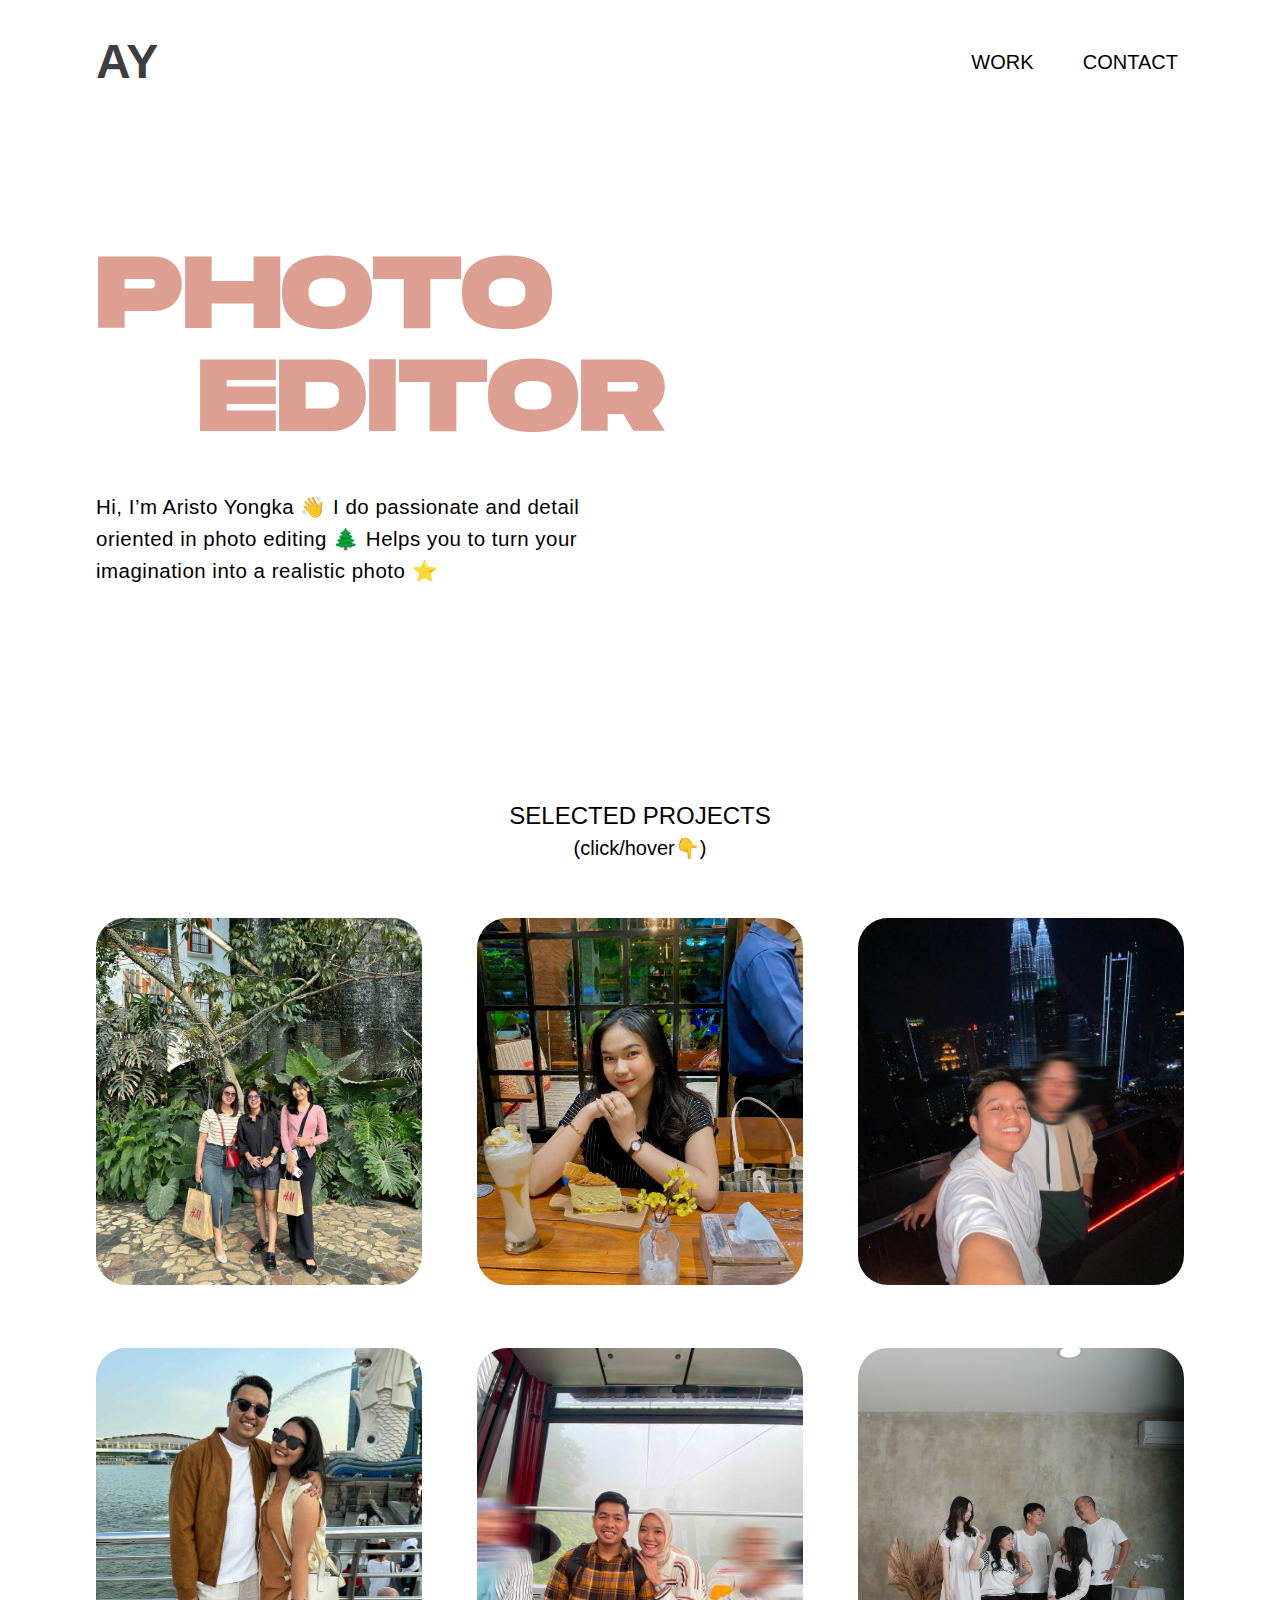
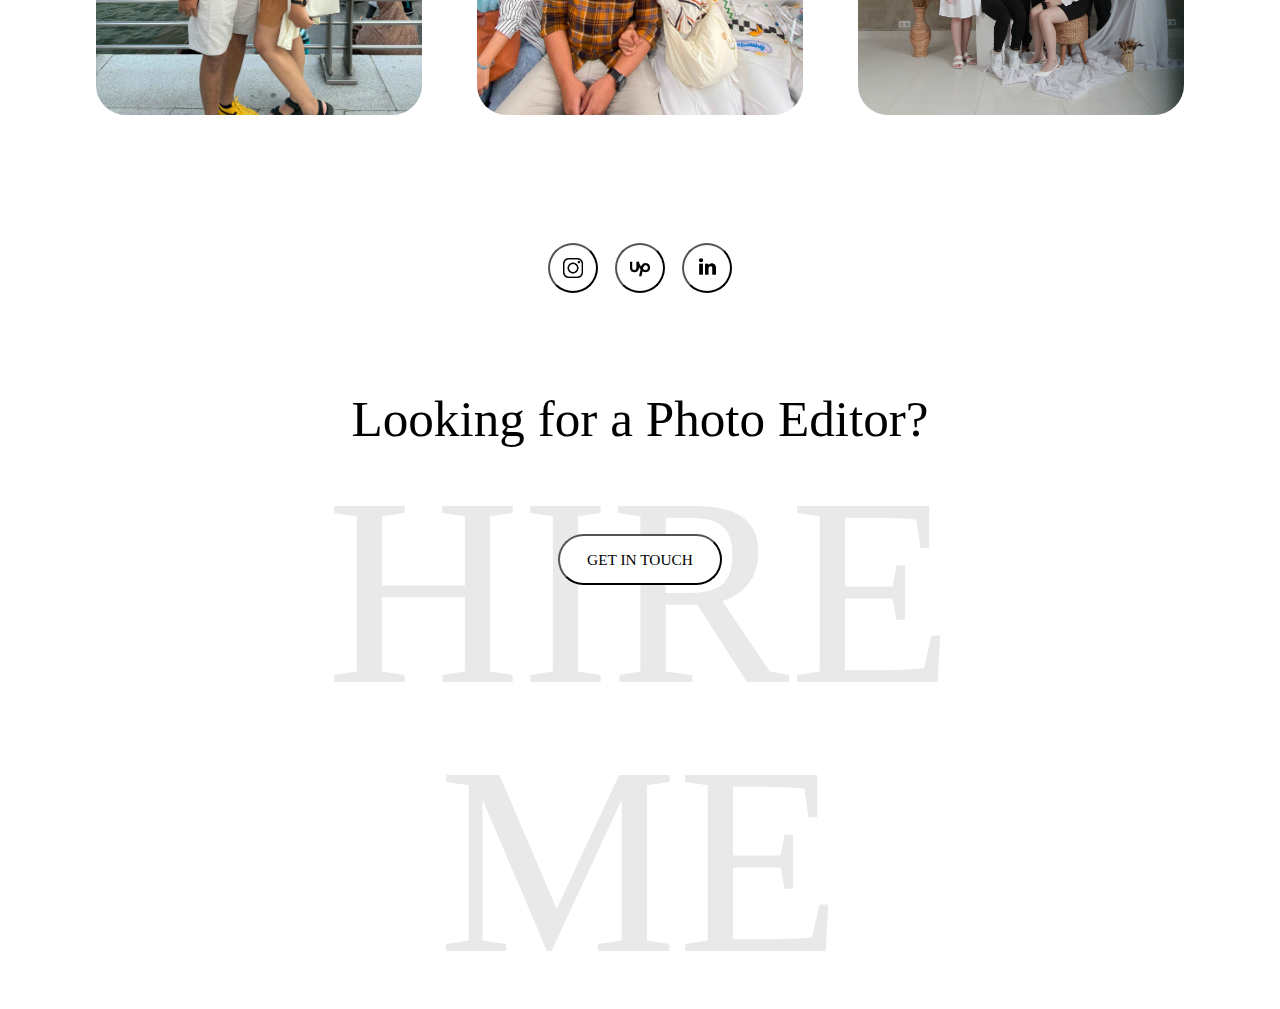
<file: index.html>
<!DOCTYPE html>
<html lang="en">
<head>
  <meta charset="UTF-8">
  <meta http-equiv="X-UA-Compatible" content="IE=edge">
  <meta name="viewport" content="width=device-width, initial-scale=1.0">
  <title>Aristo Yongka</title>
  <link rel="stylesheet" href="style.css">
</head>
<body>
    <div class="container">
      <header>
        <p class="logo">AY</p>
        <div class="header-right">
          <a href="#projects-section"><button class="work-button">WORK</button></a>
          <a href="#social-media"><button class="contact-button">CONTACT</button></a>
        </div>
      </header>

      <div class="hero-section">
        <p class="h1">PHOTO</p>
        <p class="h1">&emsp;EDITOR</p>
        <p class="h2">Hi, I’m Aristo Yongka 👋 I do passionate and detail oriented in photo editing 🌲 Helps you to turn your imagination into a realistic photo ⭐ </p>
      </div>
      
      <div id="projects-section" class="projects-section">
        <p class="selected-project">SELECTED PROJECTS</p>
        <p class="click-text">(click/hover👇)</p>

        <div class="wrapper">
          <div class="card">
            <img src="img/1-before.jpg">
            <div class="overlay">
              <img class="after" src="img/1-after.jpg">
            </div>
          </div>
          <div class="card">
            <img src="img/2-before.jpg">
            <div class="overlay">
              <img class="after" src="img/2-after.jpg">
            </div>
          </div>
          <div class="card">
            <img src="img/3-before.jpg">
            <div class="overlay">
              <img class="after" src="img/3-after.jpg">
            </div>
          </div>
          <div class="card">
            <img src="img/4-before.jpg">
            <div class="overlay">
              <img class="after" src="img/4-after.jpg">
            </div>
          </div>
          <div class="card">
            <img src="img/5-before.jpg">
            <div class="overlay">
              <img class="after" src="img/5-after.jpg">
            </div>
          </div>
          <div class="card">
            <img src="img/6-before.jpg">
            <div class="overlay">
              <img class="after" src="img/6-after.jpg">
            </div>
          </div>
          
        </div>
      </div>

      <footer>
        <div id="social-media" class="social-media">
          <a href="https://www.instagram.com/realism.edit/" target="_blank">
            <button class="instagram-button"><img src="img/instagram-logo.png"></button>
          </a>
          <a href="https://www.upwork.com/freelancers/~01f247109e3b49d952" target="_blank">
            <button class="upwork-button"><img src="img/upwork-logo.png"></button>
          </a>
          <a href="https://www.linkedin.com/in/aristoyongka/" target="_blank">
            <button class="linkedin-button"><img src="img/linkedin-logo.png"></button>
          </a>
        </div>
        <p class="cta-1">Looking for a Photo Editor?</p>
        <div class="closure">
          <p class="cta-2">HIRE ME</p>
          <a href="mailto:aristoyongka005@gmail.com">
            <button class="cta-3">GET IN TOUCH</button>
          </a>
        </div>
      </footer>
    </div>

    <!-- <img class="vectorOrange" src="img/VectorOrange.png">
    <img class="vectorBlue" src="img/VectorBlue.png">
    <img class="globe" src="img/Globe.png"> -->
  </body>
</html>
</file>
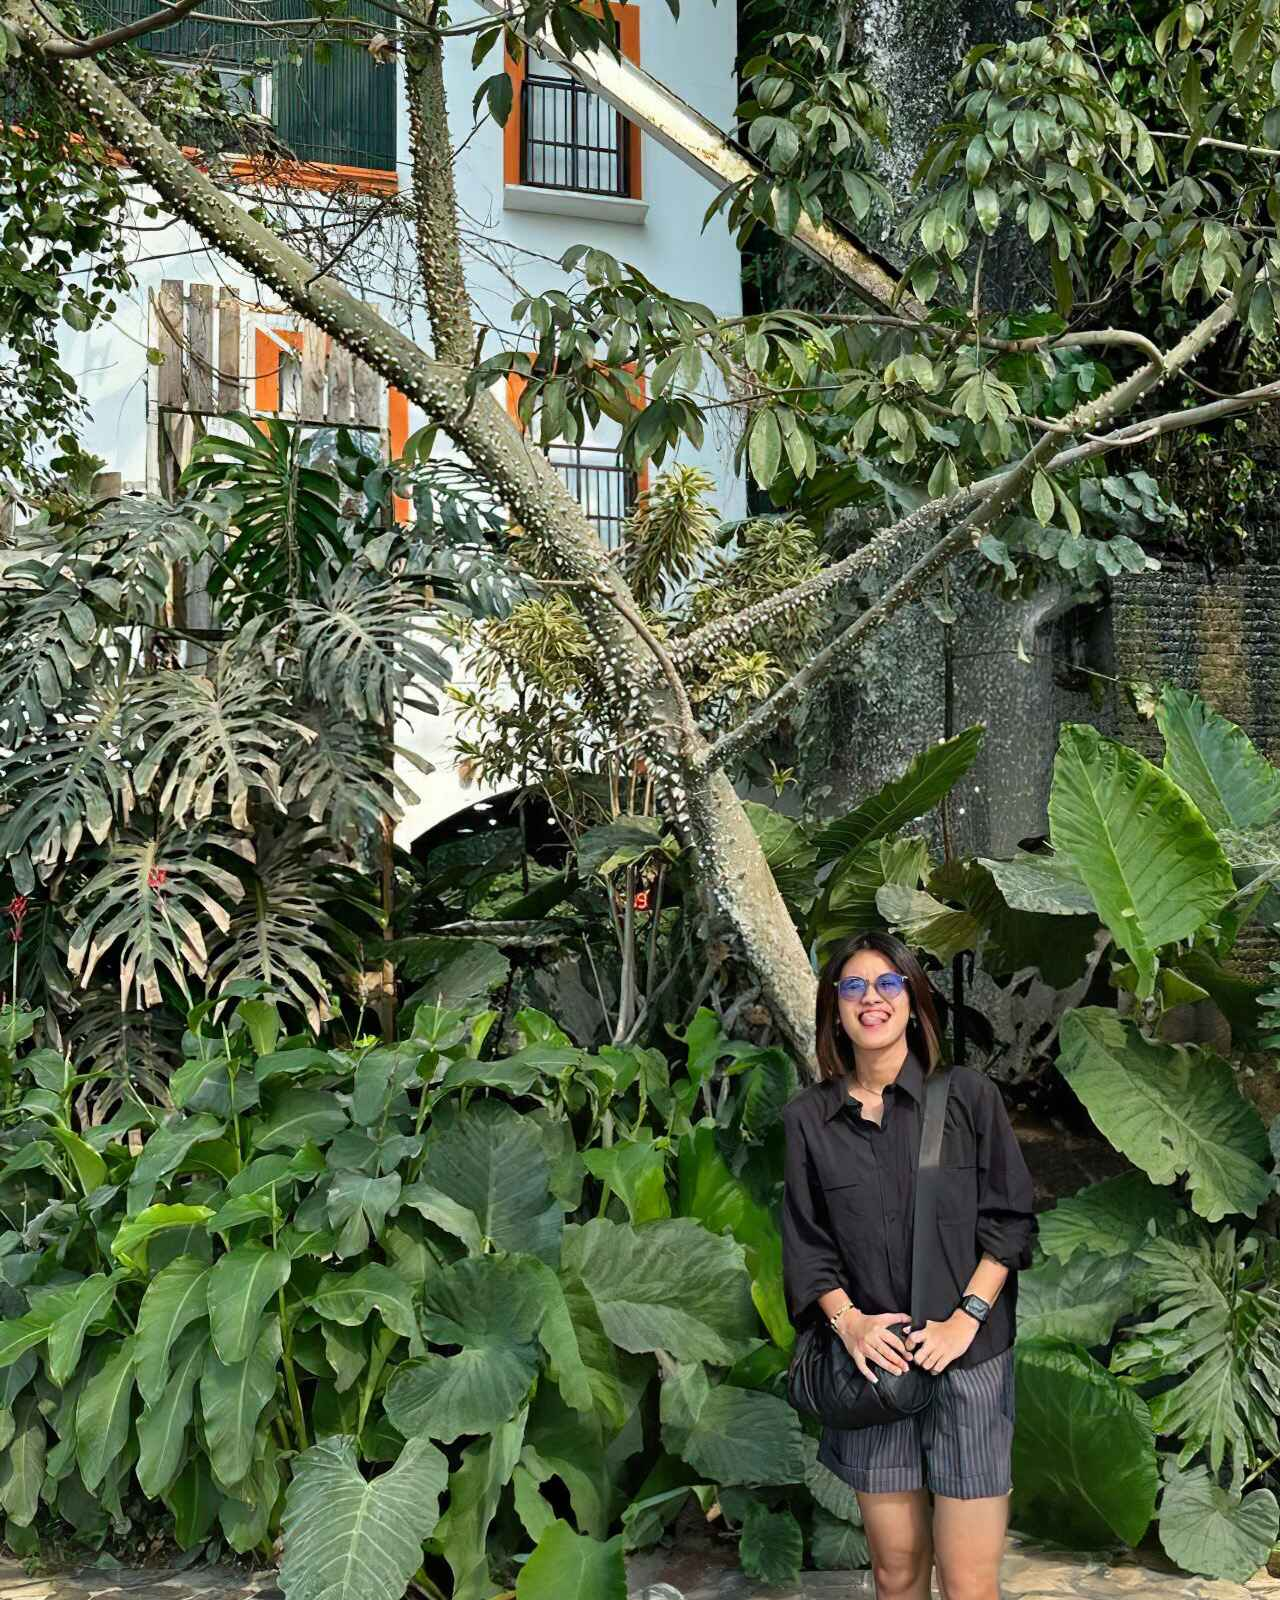
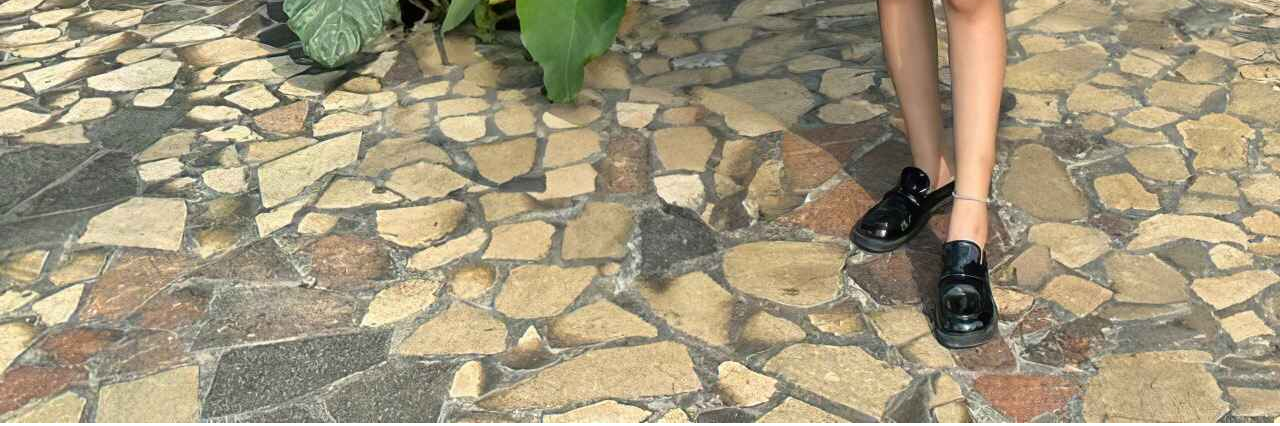
<file: test.html>
<!DOCTYPE html>
<html>
<head>
<style>

html, body, div, span, applet, object, iframe,
h1, h2, h3, h4, h5, h6, p, blockquote, pre,
a, abbr, acronym, address, big, cite, code,
del, dfn, em, img, ins, kbd, q, s, samp,
small, strike, strong, sub, sup, tt, var,
b, u, i, center,
dl, dt, dd, ol, ul, li,
fieldset, form, label, legend,
table, caption, tbody, tfoot, thead, tr, th, td,
article, aside, canvas, details, embed, 
figure, figcaption, footer, header, hgroup, 
menu, nav, output, ruby, section, summary,
time, mark, audio, video {
	margin: 0;
	padding: 0;
	border: 0;
	font-size: 100%;
	font: inherit;
	vertical-align: baseline;
}
/* HTML5 display-role reset for older browsers */
article, aside, details, figcaption, figure, 
footer, header, hgroup, menu, nav, section {
	display: block;
}
body {
	line-height: 1;
}
ol, ul {
	list-style: none;
}
blockquote, q {
	quotes: none;
}
blockquote:before, blockquote:after,
q:before, q:after {
	content: '';
	content: none;
}
table {
	border-collapse: collapse;
	border-spacing: 0;
}

/* ------------------------------------------- */

.container {
  position: relative;
  width: 50%;
}

.image {
  display: block;
}

.overlay {
  position: absolute;
  top: 0;
  bottom: 0;
  left: 0;
  right: 0;
  height: 100%;
  width: 100%;
  opacity: 0;
  transition: .5s ease;
  background-color: #008CBA;
}

.container:hover .overlay {
  opacity: 1;
}

/* .text {
  color: white;
  font-size: 20px;
  position: absolute;
  top: 50%;
  left: 50%;
  transform: translate(-50%, -50%);
  -ms-transform: translate(-50%, -50%);
} */
</style>
</head>
<body>

<div class="container">
  <img src="img/1-before.jpg" alt="Avatar" class="image">
  <div class="overlay">
    <img class="text" src="img/1-after.jpg">
  </div>
</div>

</body>
</html>
</file>
<file: style.css>
html, body, div, span, applet, object, iframe,
h1, h2, h3, h4, h5, h6, p, blockquote, pre,
a, abbr, acronym, address, big, cite, code,
del, dfn, em, img, ins, kbd, q, s, samp,
small, strike, strong, sub, sup, tt, var,
b, u, i, center,
dl, dt, dd, ol, ul, li,
fieldset, form, label, legend,
table, caption, tbody, tfoot, thead, tr, th, td,
article, aside, canvas, details, embed, 
figure, figcaption, footer, header, hgroup, 
menu, nav, output, ruby, section, summary,
time, mark, audio, video {
	margin: 0;
	padding: 0;
	border: 0;
	font-size: 100%;
	font: inherit;
	vertical-align: baseline;
}
/* HTML5 display-role reset for older browsers */
article, aside, details, figcaption, figure, 
footer, header, hgroup, menu, nav, section {
	display: block;
}
body {
	line-height: 1;
}
ol, ul {
	list-style: none;
}
blockquote, q {
	quotes: none;
}
blockquote:before, blockquote:after,
q:before, q:after {
	content: '';
	content: none;
}
table {
	border-collapse: collapse;
	border-spacing: 0;
}

/* Reset */

@import url('https://fonts.googleapis.com/css2?family=Montserrat:ital,wght@0,100..900;1,100..900&display=swap');

@font-face {
  font-family: MonumentExtended;
  src:url(font/MonumentExtended.otf);
}

body{
  font-family: roboto;
}

.container{
  width: 85%;
  padding-top: 43px;
  margin: 0 auto;
  position: relative;
  /* background-color: aqua; */
}

/* 1320 */

header {
  height: 38px;
  display: flex;
  justify-content: space-between;
  align-items: center;
  margin-bottom: 13vw;
}

.contact-button {
  margin-left: 2.6vw;
}

.contact-button,
.work-button {
  background-color: transparent;
  border: none;
  font-family: montserrat, sans-serif;
  font-weight: medium;
  font-size: 20px;
  cursor: pointer;
  text-decoration: none;
}

.work-button:hover,
.contact-button:hover {
  color: #DD9F92;
}


.logo {
  font-family: montserrat, sans-serif;
  font-size: 48px;
  font-size: black;
  font-weight: 800;
  color: #3E3E3E;
}

.h1 {
  /* font-size: 128px; */
  font-size: 8vw;
  font-weight: 800;
  font-family: MonumentExtended;
  color: #DD9F92;
  /* line-height: 132px; */
}

.h2 {
  width: 40vw;
  margin-top: 3vw;
  font-size: 1.6vw;
  line-height: 2.5vw;
  letter-spacing: 0.5px;
  font-family: montserrat, sans-serif;
  font-weight: 400;
  margin-bottom: 17vw;
}

.selected-project {
  font-size: 24px;
  font-family: roboto, sans-serif;
  font-weight: 500;
  text-align: center;
}

.click-text {
  font-size: 20px;
  font-family: roboto, sans-serif;
  font-weight: 300;
  text-align: center;
  margin-top: 10px;
}

.wrapper {
  height: auto;
  display: flex;
  flex-wrap: wrap;
  justify-content: space-between;
}

.wrapper img {
  max-width: 100%;
  object-fit: cover;
  border-radius: 30px;
  cursor: pointer;
}

.card {
  position: relative;
  width: 30%;
  margin-top: 60px;
}

.overlay {
  position: absolute;
  top: 0;
  opacity: 0;
  transition: 1s ease;
}

.card:hover .overlay {
  opacity: 1;
}

.social-media {
  margin-top: 125px;
  display: flex;
  justify-content: center;
  align-content: center;
  margin-bottom: 100px;
  column-gap: 17px;
}

.social-media button {
  background-color: transparent;
  border-radius: 25px;
  width: 50px;
  height: 50px;
}

.social-media button:hover{
  background-color: #c2c2c2;
} 

.social-media img {
  width: 20px;
}

.instagram-button{
  padding-top: 4px;
}

.upwork-button {
  padding-top: 5px;
}

.linkedin-button img{
  width: 17px;
}

.cta-1 {
  font-family: poppins;
  font-size: 59px;
  font-size: 4vw;
  text-align: center;
  margin-bottom: 1vw;
}

.closure {
  position: relative;
}

.cta-2 {
  font-family: roboto;
  font-weight: 500;
  font-size: 21vw;
  color: #E9E9E9;
  text-align: center;
}

.cta-3 {
  background-color: white;
  font-family: Poppins;
  font-size: 1.2vw;
  width: 15%;
  height: 4vw;
  border-radius: 50px;
  position: absolute;
  top: 6vw;
  left: 0;
  right: 0;
  margin-left: auto;
  margin-right: auto;
  cursor: pointer;
}

.cta-3:hover {
  background-color: #c2c2c2;
}

footer {
  padding: 0;
  margin: 0;
}

/* .vectorOrange {
  position: absolute;
  top: 500px;
  left: -200px;
}

.vectorBlue {
  position: absolute;
  top: -50px;
  right: -180px;
  z-index: -1;
}

.globe {
  position: absolute;
  top: 80px;
  right: 10px;
} */

@media (max-width: 767px){
  header{
    margin-top: 20px;  
    margin-bottom: 140px;
  }
  
  .logo{
    font-size: 30px;
  }

  .work-button,
  .contact-button{
    font-size: 15px;
  }

  .contact-button{
    margin-left: 0px;
  }

  .h1{
    font-size: 50px;
  }

  .h2{
    margin-top: 30px;
    font-size: 15px;
    font-weight: 300;
    line-height: 25px;
    width: 90%;
  }

  .selected-project{
    font-size: 15px;
  }

  .click-text{
    font-size: 13px;
  }

  .card{
    width: 90%;
    margin: 0 auto;
  }

  .wrapper img {
    margin-top: 20px;
    border-radius: 20px;
  }

  /* .overlay {
    animation-name: ba;
    animation-duration: 1s;
    animation-iteration-count: infinite;
  }

  @keyframes ba{
    from{opacity: 0; transition: 5s ease;}
    to{opacity: 1; transition: 5s ease;}
  } */


  .social-media{
    margin-bottom: 70px;
  }

  .cta-1{
    font-size: 30px;
    line-height: 40px;
  }

  .cta-3{
    width: 200px;
    height: auto;
    font-size: 25px;
    left: 0;
    right: 0;
    margin-left: auto;
    margin-right: auto;
    top: -35px;
  }

  .cta-2 {
    margin-top: 60px;
  }
}

@media (mind-width: 768px) and (max-width: 1024px){
  header{
    margin-top: 50px;
    margin-bottom: 20vw;
  }

  .work-button,
  .contact-button{
    font-size: 30px;
  }

  .h1 {
    font-size: 12vw;
  }

  .h2 {
    margin-top: 50px;
    font-size: 30px;
    font-weight: 300;
    line-height: 40px;
    width: 90%;
  }

  .selected-project {
    margin-top: 200px;
  }

  .card {
    width: 48%;
    margin-top: 40px;
  }

  .cta-3{
    width: 300px;
    height: auto;
    font-size: 30px;
  }
}
</file>
